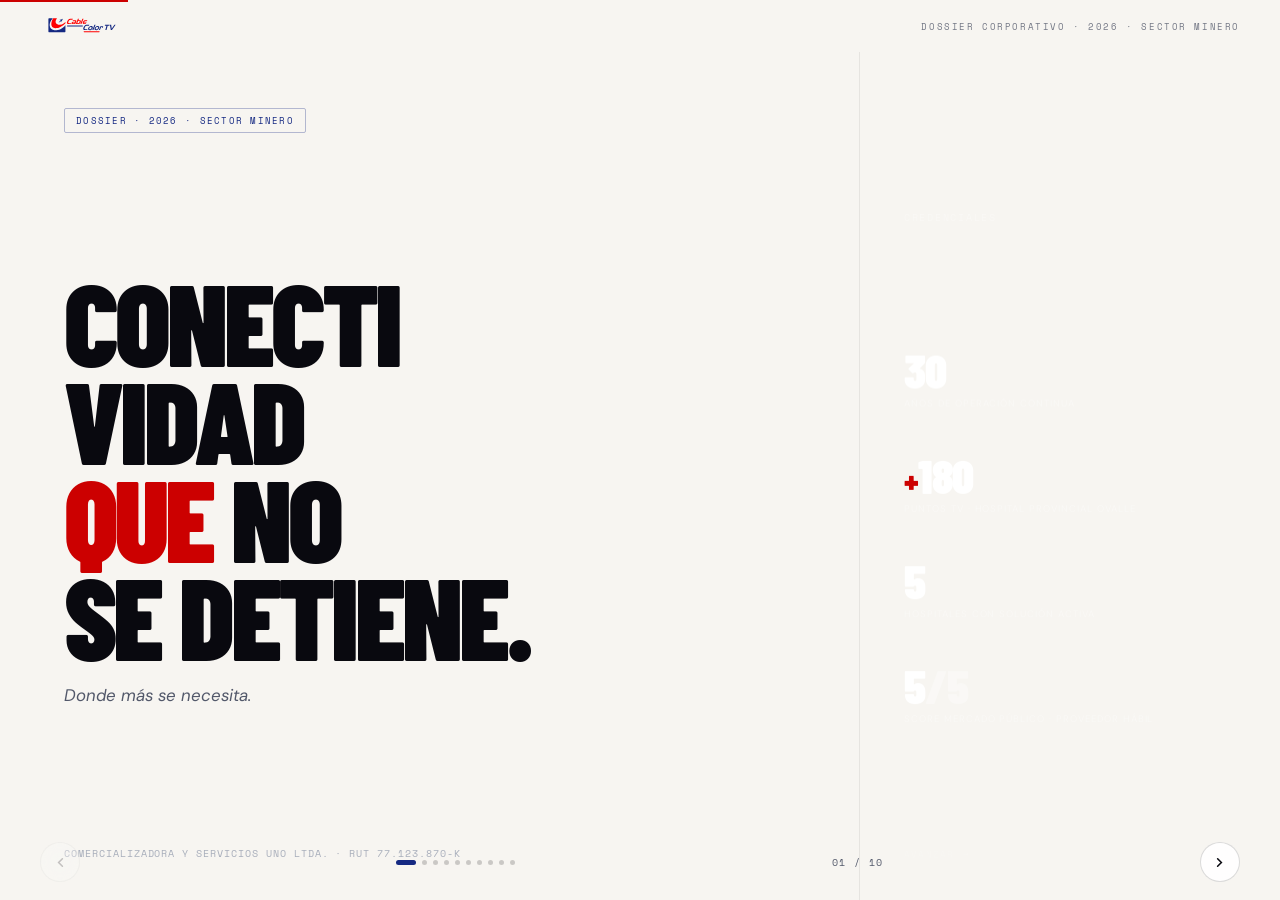
<file: animada/index.html>
<!DOCTYPE html>
<html lang="es">
<head>
<meta charset="UTF-8">
<meta name="viewport" content="width=device-width, initial-scale=1.0">
<title>CableColor · FibraCorp · Dossier Corporativo 2026</title>
<script src="https://cdnjs.cloudflare.com/ajax/libs/gsap/3.12.5/gsap.min.js"></script>
<link rel="preconnect" href="https://fonts.googleapis.com">
<link rel="preconnect" href="https://fonts.gstatic.com" crossorigin>
<link href="https://fonts.googleapis.com/css2?family=Barlow+Condensed:ital,wght@0,300;0,600;0,700;0,800;0,900;1,700;1,900&family=DM+Sans:ital,opsz,wght@0,9..40,300;0,9..40,400;0,9..40,500;0,9..40,700;1,9..40,400&family=Space+Mono:wght@400;700&display=swap" rel="stylesheet">

<style>
/* ══════════════════════════════════════════
   DESIGN TOKENS — Audit tipográfico v2
══════════════════════════════════════════ */
:root {
  /* Palette */
  --cream:    #F7F5F1;
  --white:    #FFFFFF;
  --stone:    #EDE9E1;
  --border:   rgba(0,0,0,0.07);
  --border-m: rgba(0,0,0,0.12);
  --ink:      #09090F;         /* primary text — stronger than before */
  --ink-2:    #2E3040;         /* secondary text */
  --muted:    #52586A;         /* tertiary — darker for readability */
  --faint:    #A8AEBB;
  --navy:     #152982;
  --navy-2:   #1A3399;
  --navy-bg:  rgba(21,41,130,.06);
  --red:      #CC0000;
  --red-2:    #A80000;

  /* Typography — Audit */
  --f-head:   'Barlow Condensed', sans-serif;
  --f-body:   'DM Sans', sans-serif;          /* upgraded from Manrope */
  --f-mono:   'Space Mono', monospace;

  /* Type scale (modular, ratio 1.333) */
  --t-xs:     0.6rem;
  --t-sm:     0.78rem;
  --t-base:   0.9rem;
  --t-md:     1.05rem;
  --t-lg:     1.25rem;

  /* Easing */
  --ease-snap: cubic-bezier(0.16, 1, 0.3, 1);
  --ease-expo: cubic-bezier(0.87, 0, 0.13, 1);
  --ease-out:  cubic-bezier(0.25, 0.46, 0.45, 0.94);
}

/* ══════════════════════════════════════════
   RESET
══════════════════════════════════════════ */
*, *::before, *::after {
  box-sizing: border-box; margin: 0; padding: 0;
}
html, body { width: 100%; height: 100%; overflow: hidden; }
body {
  font-family: var(--f-body);
  font-feature-settings: 'kern' 1, 'liga' 1;
  text-rendering: optimizeLegibility;
  background: var(--cream);
  color: var(--ink);
  -webkit-font-smoothing: antialiased;
  -moz-osx-font-smoothing: grayscale;
  user-select: none;
}
a { color: inherit; text-decoration: none; }
ul { list-style: none; }
input, select, textarea, button { font-family: var(--f-body); -webkit-font-smoothing: antialiased; }

/* ══════════════════════════════════════════
   GLOBAL LOGO BAR — visible on every slide
══════════════════════════════════════════ */
#logo-bar {
  position: fixed;
  top: 0; left: 0; right: 0;
  z-index: 500;
  height: 52px;
  display: flex;
  align-items: center;
  justify-content: space-between;
  padding: 0 40px;
  pointer-events: none;
  transition: opacity 0.3s;
}
.logo-img {
  max-height: 30px;
  width: auto;
  max-width: none;
  object-fit: contain;
  display: block;
  pointer-events: all;
}
.logo-img.white { display: none; }

.logo-meta {
  font-family: var(--f-mono);
  font-size: 0.55rem;
  letter-spacing: 0.18em;
  text-transform: uppercase;
  color: var(--muted);
  opacity: 0.8;
}

/* Dark slide: invert logo */
body.dark-nav .logo-img.color { display: none; }
body.dark-nav .logo-img.white { display: block; }
body.dark-nav .logo-meta { color: rgba(255,255,255,0.3); }

/* ══════════════════════════════════════════
   PROGRESS BAR
══════════════════════════════════════════ */
#progress {
  position: fixed;
  top: 0; left: 0;
  height: 2px;
  background: var(--red);
  z-index: 900;
  width: 10%;
  transition: width 0.5s var(--ease-snap);
}

/* ══════════════════════════════════════════
   SLIDE DECK
══════════════════════════════════════════ */
#deck {
  position: relative;
  width: 100%; height: 100%;
  overflow: hidden;
}
.slide {
  position: absolute;
  inset: 0;
  visibility: hidden;
  will-change: transform;
  overflow: hidden;
  padding-top: 52px; /* logo bar height */
}
.slide.is-active { visibility: visible; z-index: 10; }

/* Image panel utility */
.photo-panel {
  background-size: cover;
  background-position: center;
  position: relative;
}
.photo-overlay {
  position: absolute;
  inset: 0;
  pointer-events: none;
}

/* ══════════════════════════════════════════
   NAV — bottom bar
══════════════════════════════════════════ */
#ui-nav {
  position: fixed;
  bottom: 0; left: 0; right: 0;
  z-index: 800;
  display: flex;
  align-items: center;
  justify-content: space-between;
  padding: 18px 40px;
  pointer-events: none;
}
.nbtn {
  pointer-events: all;
  width: 40px; height: 40px;
  border-radius: 50%;
  border: 1.5px solid rgba(0,0,0,0.14);
  background: rgba(255,255,255,0.9);
  backdrop-filter: blur(10px);
  display: flex; align-items: center; justify-content: center;
  cursor: pointer; outline: none;
  color: var(--ink);
  transition: background .2s, border-color .2s, color .2s, transform .15s var(--ease-snap);
}
.nbtn:hover:not(:disabled) {
  background: var(--navy); border-color: var(--navy); color: #fff;
  transform: scale(1.08);
}
.nbtn:disabled { opacity: .22; pointer-events: none; }
.nbtn svg { width: 15px; height: 15px; stroke: currentColor; stroke-width: 2.5; fill: none; stroke-linecap: round; }

#dots-w { display: flex; gap: 6px; align-items: center; pointer-events: all; }
.dot {
  width: 5px; height: 5px; border-radius: 50%;
  background: rgba(0,0,0,0.18); cursor: pointer;
  transition: all .35s var(--ease-snap);
}
.dot.on { width: 20px; border-radius: 3px; background: var(--navy); }

#slide-ct {
  font-family: var(--f-mono);
  font-size: 0.6rem; letter-spacing: .15em;
  color: var(--muted); pointer-events: none;
}

/* Dark-nav overrides */
body.dark-nav .nbtn {
  background: rgba(255,255,255,.08); border-color: rgba(255,255,255,.18); color: #fff;
}
body.dark-nav .nbtn:hover:not(:disabled) {
  background: rgba(255,255,255,.2); border-color: rgba(255,255,255,.4);
}
body.dark-nav .dot { background: rgba(255,255,255,.25); }
body.dark-nav .dot.on { background: #fff; }
body.dark-nav #slide-ct { color: rgba(255,255,255,.3); }

/* ══════════════════════════════════════════
   SHARED COMPONENTS
══════════════════════════════════════════ */
.eye {
  font-family: var(--f-mono);
  font-size: var(--t-xs); letter-spacing: .2em;
  text-transform: uppercase;
  color: var(--red);
  display: flex; align-items: center; gap: .7rem;
  margin-bottom: 1.25rem;
}
.eye::before {
  content: ''; width: 18px; height: 1px;
  background: currentColor; flex-shrink: 0;
}
.eye.lt { color: rgba(255,255,255,.35); }
.eye.lt::before { background: rgba(255,255,255,.25); }

.pill {
  display: inline-flex; align-items: center; gap: .35rem;
  font-family: var(--f-mono); font-size: 0.58rem;
  letter-spacing: .14em; text-transform: uppercase;
  padding: .32rem .7rem; border-radius: 2px;
  border: 1px solid currentColor;
}

/* Typography — audit-driven */
.h-giant {
  font-family: var(--f-head); font-weight: 900;
  font-size: clamp(5rem, 9vw, 10.5rem);
  line-height: .85; letter-spacing: -.035em;
  text-transform: uppercase;
}
.h-xl {
  font-family: var(--f-head); font-weight: 900;
  font-size: clamp(3.2rem, 5.5vw, 6.5rem);
  line-height: .88; letter-spacing: -.03em;
  text-transform: uppercase;
}
.h-lg {
  font-family: var(--f-head); font-weight: 900;
  font-size: clamp(2.5rem, 4vw, 5rem);
  line-height: .9; letter-spacing: -.025em;
  text-transform: uppercase;
}
.h-md {
  font-family: var(--f-head); font-weight: 700;
  font-size: clamp(1.2rem, 2vw, 1.6rem);
  line-height: 1; letter-spacing: -.01em;
  text-transform: uppercase;
}
.accent { color: var(--red); }
.navy-c { color: var(--navy); }

.body-lg { font-size: var(--t-md); line-height: 1.8; color: var(--muted); }
.body-md { font-size: var(--t-base); line-height: 1.75; color: var(--muted); }
.body-sm { font-size: var(--t-sm); line-height: 1.7; color: var(--muted); }
.body-lg strong, .body-md strong, .body-sm strong { color: var(--ink); font-weight: 600; }

[data-a] { opacity: 0; transform: translateY(20px); }


/* ══════════════════════════════════════════
   SLIDE 01 — PORTADA
══════════════════════════════════════════ */
#s01 {
  display: grid;
  grid-template-columns: 1fr 420px;
  background: var(--cream);
}
.s01-l {
  padding: 56px 64px 40px;
  display: flex; flex-direction: column;
  justify-content: space-between;
  border-right: 1px solid var(--border);
}
.s01-tagline { font-size: var(--t-md); color: var(--muted); font-style: italic; margin-top: 1.25rem; }
.s01-bottom { display: flex; align-items: center; gap: 1.5rem; flex-wrap: wrap; }
.s01-co { font-family: var(--f-mono); font-size: var(--t-xs); letter-spacing: .1em; color: var(--faint); text-transform: uppercase; }

/* Right = photo panel with credentials */
.s01-r {
  background-image: url('https://images.unsplash.com/photo-1506905925346-21bda4d32df4?w=900&q=82&auto=format&fit=crop');
  background-size: cover;
  background-position: center;
  position: relative;
  display: flex; flex-direction: column; justify-content: space-between;
  padding: 56px 44px 40px;
}
.s01-r-overlay {
  position: absolute; inset: 0;
  background: linear-gradient(175deg, rgba(21,41,130,.88) 0%, rgba(8,9,15,.75) 100%);
}
.s01-r > * { position: relative; z-index: 1; }
.s01-r-eye { font-family: var(--f-mono); font-size: var(--t-xs); letter-spacing: .18em; text-transform: uppercase; color: rgba(255,255,255,.32); }
.creds { display: flex; flex-direction: column; gap: 0; }
.cred { padding: 1.25rem 0; border-bottom: 1px solid rgba(255,255,255,.1); }
.cred:last-child { border-bottom: none; }
.cred-v {
  font-family: var(--f-head); font-weight: 900;
  font-size: 3rem; color: #fff; line-height: 1;
  letter-spacing: -.025em;
}
.cred-v .plus { color: var(--red); font-size: 2.1rem; }
.cred-v .sl { color: rgba(255,255,255,.35); }
.cred-l { font-size: var(--t-xs); color: rgba(255,255,255,.38); text-transform: uppercase; letter-spacing: .1em; margin-top: .2rem; }

.s01-r-hint { font-family: var(--f-mono); font-size: 0.55rem; color: rgba(255,255,255,.18); letter-spacing: .14em; text-transform: uppercase; display: flex; align-items: center; gap: .5rem; }
.s01-r-hint::after { content: '→'; animation: blink-right 2s ease-in-out infinite; }
@keyframes blink-right { 0%,100%{opacity:.2;transform:translateX(0)} 50%{opacity:.6;transform:translateX(4px)} }


/* ══════════════════════════════════════════
   SLIDE 02 — QUIÉNES SOMOS
══════════════════════════════════════════ */
#s02 {
  background: var(--white);
  display: flex; flex-direction: column;
  padding: 48px 64px 48px;
}
.s02-grid {
  display: grid; grid-template-columns: 1fr 1fr;
  gap: 5rem; flex: 1; align-items: center;
}
.s02-img {
  border-radius: 3px; overflow: hidden; height: 280px;
  background-image: url('https://images.unsplash.com/photo-1558494949-ef010cbdcc31?w=800&q=80&auto=format&fit=crop');
  background-size: cover; background-position: center;
  position: relative;
}
.s02-img-overlay {
  position: absolute; inset: 0;
  background: linear-gradient(135deg, rgba(21,41,130,.5), rgba(8,9,15,.3));
}
.s02-img-tag {
  position: absolute; bottom: 1.25rem; left: 1.25rem;
  font-family: var(--f-mono); font-size: 0.56rem;
  letter-spacing: .14em; text-transform: uppercase;
  color: rgba(255,255,255,.7); z-index: 1;
}
.s02-stats {
  display: grid; grid-template-columns: repeat(4,1fr);
  border-top: 1.5px solid var(--border-m);
  margin-top: 2rem;
}
.s02-stat { padding: 1.25rem 1.25rem .5rem 0; border-right: 1px solid var(--border); }
.s02-stat:last-child { border-right: none; padding-right: 0; padding-left: 1.25rem; }
.stat-n { font-family: var(--f-head); font-weight: 900; font-size: 2.8rem; color: var(--navy); line-height: 1; letter-spacing: -.025em; }
.stat-n .a { color: var(--red); }
.stat-l { font-size: var(--t-xs); text-transform: uppercase; letter-spacing: .1em; color: var(--muted); margin-top: .2rem; line-height: 1.4; }


/* ══════════════════════════════════════════
   SLIDE 03 — HISTORIA
══════════════════════════════════════════ */
#s03 {
  display: grid; grid-template-columns: 270px 1fr;
  background: var(--cream);
}
.s03-side {
  background-image: url('https://images.unsplash.com/photo-1548957174-3f17a7f76148?w=700&q=80&auto=format&fit=crop');
  background-size: cover; background-position: center;
  position: relative;
  display: flex; flex-direction: column; justify-content: space-between;
  padding: 52px 40px;
}
.s03-side-overlay {
  position: absolute; inset: 0;
  background: linear-gradient(180deg, rgba(21,41,130,.92) 0%, rgba(21,41,130,.82) 100%);
}
.s03-side > * { position: relative; z-index: 1; }
.s03-title { font-family: var(--f-head); font-weight: 900; font-size: 2.6rem; color: #fff; text-transform: uppercase; line-height: .95; letter-spacing: -.02em; margin-top: 1rem; }
.s03-sub { font-size: var(--t-sm); color: rgba(255,255,255,.32); line-height: 1.7; font-weight: 300; margin-top: .75rem; }
.s03-ghost { font-family: var(--f-head); font-weight: 900; font-size: 5.5rem; color: rgba(255,255,255,.06); line-height: 1; letter-spacing: -.04em; }

.s03-main { padding: 52px 64px; display: flex; flex-direction: column; justify-content: center; }
.tl-item { display: grid; grid-template-columns: 72px 1fr; gap: 1.75rem; padding: 1.25rem 0; border-bottom: 1px solid var(--border); }
.tl-item:first-child { border-top: 1px solid var(--border); }
.tl-y { font-family: var(--f-mono); font-size: 0.62rem; font-weight: 700; color: var(--navy); letter-spacing: .04em; padding-top: .2rem; }
.tl-y.red { color: var(--red); }
.tl-ev { font-family: var(--f-head); font-weight: 700; font-size: 1rem; text-transform: uppercase; letter-spacing: .03em; color: var(--ink); margin-bottom: .2rem; }
.tl-ev.red { color: var(--navy); }
.tl-ds { font-size: var(--t-sm); color: var(--muted); line-height: 1.65; }


/* ══════════════════════════════════════════
   SLIDE 04 — EL PROBLEMA (dark, foto)
══════════════════════════════════════════ */
#s04 {
  background-image: url('https://images.unsplash.com/photo-1587293852726-70cdb56c2866?w=1920&q=80&auto=format&fit=crop');
  background-size: cover; background-position: center;
  display: flex; flex-direction: column;
}
.s04-bg {
  position: absolute; inset: 0;
  background: linear-gradient(180deg, rgba(8,9,15,.82) 0%, rgba(8,9,15,.9) 100%);
}
.s04-body { position: relative; z-index: 1; display: flex; flex-direction: column; flex: 1; min-height: 0; }
.s04-top { padding: 44px 64px 28px; }
.s04-hl { color: #fff; max-width: 820px; }
.s04-hl .accent { color: var(--red); }
.p-row { display: grid; grid-template-columns: repeat(4,1fr); flex: 1; min-height: 0; align-content: stretch; }
.p-card {
  padding: 1.75rem 2rem 2rem;
  border-right: 1px solid rgba(255,255,255,.06);
  border-top: 1px solid rgba(255,255,255,.06);
  display: flex; flex-direction: column; gap: .65rem;
  transition: background .25s;
}
.p-card:last-child { border-right: none; }
.p-card:hover { background: rgba(21,41,130,.2); }
.p-n { font-family: var(--f-mono); font-size: 0.56rem; letter-spacing: .15em; text-transform: uppercase; color: var(--red); opacity: .75; }
.p-title { font-family: var(--f-head); font-weight: 800; font-size: 1.45rem; text-transform: uppercase; color: #fff; line-height: 1.05; }
.p-desc { font-size: var(--t-sm); color: rgba(255,255,255,.38); line-height: 1.75; flex: 1; }
.p-imp { font-family: var(--f-mono); font-size: 0.56rem; letter-spacing: .12em; text-transform: uppercase; color: rgba(204,0,0,.55); display: flex; align-items: center; gap: .35rem; margin-top: auto; }
.p-imp::before { content: '→'; }


/* ══════════════════════════════════════════
   SLIDE 05 — SOLUCIÓN
══════════════════════════════════════════ */
#s05 { background: var(--white); display: grid; grid-template-columns: 1fr 1px 1fr; }
.s05-col { padding: 44px 56px; display: flex; flex-direction: column; }
.s05-sep { background: var(--border); margin: 40px 0; }
.prod-photo {
  height: 160px; border-radius: 4px; overflow: hidden;
  margin-bottom: 1.5rem; position: relative;
  background-size: cover; background-position: center;
}
.prod-photo-overlay { position: absolute; inset: 0; }
.prod-photo-tag {
  position: absolute; bottom: .75rem; left: .75rem;
  font-family: var(--f-mono); font-size: 0.5rem;
  letter-spacing: .14em; text-transform: uppercase;
  color: rgba(255,255,255,.7); z-index: 1;
}
.p-tv { background-image: url('https://images.unsplash.com/photo-1566073771259-6a8506099945?w=800&q=80&auto=format&fit=crop'); }
.p-tv .prod-photo-overlay { background: linear-gradient(135deg, rgba(21,41,130,.6), rgba(8,9,15,.3)); }
.p-fb { background-image: url('https://images.unsplash.com/photo-1558618666-fcd25c85cd64?w=800&q=80&auto=format&fit=crop'); }
.p-fb .prod-photo-overlay { background: linear-gradient(135deg, rgba(204,0,0,.5), rgba(8,9,15,.3)); }

.prod-name { font-family: var(--f-head); font-weight: 900; font-size: 2.2rem; text-transform: uppercase; letter-spacing: -.02em; line-height: 1; margin-bottom: .4rem; }
.prod-name.tv { color: var(--navy); }
.prod-name.fb { color: var(--red); }
.prod-tl { font-size: var(--t-sm); color: var(--muted); font-style: italic; margin-bottom: 1.5rem; padding-bottom: 1.5rem; border-bottom: 1px solid var(--border); }
.feat { display: flex; align-items: flex-start; gap: .7rem; padding: .6rem 0; border-bottom: 1px solid var(--border); font-size: var(--t-sm); color: var(--muted); line-height: 1.5; }
.feat:last-of-type { border-bottom: none; }
.fa { font-family: var(--f-mono); font-size: .7rem; color: var(--navy); flex-shrink: 0; margin-top: .05rem; }
.fa.red { color: var(--red); }
.prod-proof { margin-top: auto; padding-top: 1.25rem; border-top: 1px solid var(--border); font-family: var(--f-mono); font-size: 0.56rem; letter-spacing: .14em; text-transform: uppercase; color: var(--navy); display: flex; align-items: center; gap: .5rem; }
.prod-proof::before { content: ''; width: 12px; height: 1px; background: currentColor; flex-shrink: 0; }
.prod-proof.red { color: var(--red); }
.prod-proof.red::before { background: var(--red); }


/* ══════════════════════════════════════════
   SLIDE 06 — CASOS DE ÉXITO
══════════════════════════════════════════ */
#s06 {
  display: flex; flex-direction: column;
  background: var(--stone);
}
.s06-head {
  padding: 36px 56px 28px;
  background-image: url('https://images.unsplash.com/photo-1519494026892-80bbd2d6fd0d?w=1920&q=80&auto=format&fit=crop');
  background-size: cover; background-position: center 30%;
  position: relative;
}
.s06-head-ov { position: absolute; inset: 0; background: rgba(247,245,241,.92); }
.s06-head > * { position: relative; z-index: 1; }
.s06-hl { max-width: 740px; }
.s06-hl .accent { color: var(--red); }

.cases { display: grid; grid-template-columns: repeat(5,1fr); gap: .875rem; flex: 1; padding: 0 56px 36px; }
.case {
  background: var(--white); border: 1px solid var(--border);
  border-radius: 3px; padding: 1.35rem 1.2rem;
  display: flex; flex-direction: column; gap: .4rem;
  transition: box-shadow .2s, transform .2s var(--ease-snap);
}
.case:hover { box-shadow: 0 8px 28px rgba(0,0,0,.07); transform: translateY(-2px); }
.case.anc { background: var(--navy); border-color: var(--navy); }
.case-tp { font-family: var(--f-mono); font-size: 0.52rem; letter-spacing: .14em; text-transform: uppercase; color: var(--muted); margin-bottom: .65rem; }
.case.anc .case-tp { color: rgba(255,255,255,.32); }
.case-nm { font-family: var(--f-head); font-weight: 800; font-size: 1rem; text-transform: uppercase; letter-spacing: .02em; line-height: 1.15; color: var(--ink); }
.case.anc .case-nm { color: #fff; }
.case-dt { font-size: var(--t-sm); color: var(--muted); line-height: 1.65; flex: 1; }
.case.anc .case-dt { color: rgba(255,255,255,.42); }
.case-tag { display: inline-flex; align-items: center; gap: .3rem; font-family: var(--f-mono); font-size: 0.5rem; letter-spacing: .1em; text-transform: uppercase; padding: .28rem .55rem; border-radius: 2px; background: var(--navy-bg); color: var(--navy); margin-top: .75rem; width: fit-content; }
.case.anc .case-tag { background: rgba(255,255,255,.1); color: rgba(255,255,255,.55); }
.case-tag.mil { background: rgba(204,0,0,.07); color: var(--red); }


/* ══════════════════════════════════════════
   SLIDE 07 — DIFERENCIADORES
══════════════════════════════════════════ */
#s07 { display: grid; grid-template-columns: 1fr 1fr; background: var(--white); }
.s07-l {
  background-image: url('https://images.unsplash.com/photo-1581092921461-eab62e97a780?w=1000&q=80&auto=format&fit=crop');
  background-size: cover; background-position: center;
  position: relative; padding: 52px 56px;
  display: flex; flex-direction: column; justify-content: space-between;
}
.s07-l-ov { position: absolute; inset: 0; background: linear-gradient(155deg, rgba(247,245,241,.96) 0%, rgba(247,245,241,.88) 60%, rgba(21,41,130,.12) 100%); }
.s07-l > * { position: relative; z-index: 1; }
.s07-hl { }
.s07-hl .accent { color: var(--red); }
.s07-quote { font-size: var(--t-sm); color: var(--muted); line-height: 1.85; font-style: italic; border-left: 2px solid var(--red); padding-left: 1.1rem; max-width: 360px; }

.s07-r { padding: 52px 52px; display: flex; flex-direction: column; justify-content: center; border-left: 1px solid var(--border); }
.diff-list { display: flex; flex-direction: column; }
.di { display: grid; grid-template-columns: 40px 1fr; gap: 1.25rem; padding: .95rem 0; border-bottom: 1px solid var(--border); align-items: start; }
.di:first-child { border-top: 1px solid var(--border); }
.di-n { font-family: var(--f-mono); font-size: 0.58rem; color: var(--faint); letter-spacing: .1em; padding-top: .2rem; }
.di-title { font-family: var(--f-head); font-weight: 700; font-size: .95rem; text-transform: uppercase; letter-spacing: .03em; color: var(--ink); margin-bottom: .15rem; }
.di-sub { font-size: 0.74rem; color: var(--muted); line-height: 1.6; }


/* ══════════════════════════════════════════
   SLIDE 08 — MÉTRICAS (foto + navy)
══════════════════════════════════════════ */
#s08 {
  background-image: url('https://images.unsplash.com/photo-1544197150-b99a580bb7a8?w=1920&q=80&auto=format&fit=crop');
  background-size: cover; background-position: center;
  display: flex; flex-direction: column;
}
.s08-bg { position: absolute; inset: 0; background: rgba(21,41,130,.88); }
.s08-body { position: relative; z-index: 1; display: flex; flex-direction: column; justify-content: space-between; flex: 1; min-height: 0; padding: 44px 64px 36px; }
.s08-head { display: flex; align-items: flex-start; justify-content: space-between; gap: 2rem; }
.s08-hl { color: #fff; }
.s08-hl .accent { color: var(--red); }
.s08-sub { font-size: var(--t-sm); color: rgba(255,255,255,.28); line-height: 1.7; max-width: 260px; text-align: right; margin-top: .5rem; }
.m-grid { display: grid; grid-template-columns: repeat(4,1fr); gap: 1px; background: rgba(255,255,255,.08); }
.m-cell { background: rgba(21,41,130,.3); padding: 1.75rem 1.75rem; transition: background .2s; }
.m-cell:hover { background: rgba(255,255,255,.07); }
.m-v { font-family: var(--f-head); font-weight: 900; font-size: 3rem; color: #fff; line-height: 1; letter-spacing: -.025em; margin-bottom: .4rem; }
.m-v .a { color: var(--red); }
.m-v .plus { color: rgba(204,0,0,.8); }
.m-l { font-size: 0.64rem; color: rgba(255,255,255,.3); text-transform: uppercase; letter-spacing: .1em; line-height: 1.45; }


/* ══════════════════════════════════════════
   SLIDE 09 — COBERTURA
══════════════════════════════════════════ */
#s09 { display: grid; grid-template-columns: 1fr 310px; background: var(--cream); }
.s09-l { padding: 52px 64px; display: flex; flex-direction: column; justify-content: space-between; }
.s09-hl { }
.s09-hl .accent { color: var(--red); font-style: italic; }
.cov-cols { display: grid; grid-template-columns: 1fr 1fr; gap: 2.5rem; }
.cov-rh { font-family: var(--f-mono); font-size: 0.58rem; letter-spacing: .2em; text-transform: uppercase; padding-bottom: .6rem; border-bottom: 1.5px solid currentColor; margin-bottom: .75rem; }
.cov-rh.navy { color: var(--navy); }
.cov-rh.red { color: var(--red); }
.cov-city { display: flex; align-items: center; gap: .55rem; padding: .38rem 0; font-size: var(--t-sm); color: var(--ink); border-bottom: 1px solid rgba(0,0,0,.04); }
.cov-city::before { content: ''; width: 5px; height: 5px; border-radius: 50%; background: var(--navy); flex-shrink: 0; }
.cov-city.red::before { background: var(--red); }
.cov-city:last-child { border-bottom: none; }

.s09-r {
  background-image: url('https://images.unsplash.com/photo-1580968565132-6ac0c0c26c90?w=700&q=80&auto=format&fit=crop');
  background-size: cover; background-position: center;
  border-left: 1px solid var(--border);
  position: relative;
  display: flex; align-items: center; justify-content: center;
  padding: 40px 28px;
}
.s09-r-ov { position: absolute; inset: 0; background: rgba(247,245,241,.72); }
.s09-r > * { position: relative; z-index: 1; }
.chile-svg { width: 100%; max-height: 78vh; }


/* ══════════════════════════════════════════
   SLIDE 10 — CONTACTO
══════════════════════════════════════════ */
#s10 { display: grid; grid-template-columns: 1fr 460px; background: var(--white); }
.s10-l {
  background-image: url('https://images.unsplash.com/photo-1506905925346-21bda4d32df4?w=1000&q=80&auto=format&fit=crop');
  background-size: cover; background-position: center;
  position: relative;
  padding: 52px 64px;
  display: flex; flex-direction: column; justify-content: space-between;
}
.s10-l-ov { position: absolute; inset: 0; background: linear-gradient(160deg, rgba(21,41,130,.92), rgba(8,9,15,.88)); }
.s10-l-deco { position: absolute; bottom: -80px; left: -80px; width: 280px; height: 280px; background: rgba(204,0,0,.1); border-radius: 50%; pointer-events: none; }
.s10-l > * { position: relative; z-index: 1; }
.s10-hl { color: #fff; }
.s10-hl .accent { color: var(--red); }
.cc-cards { display: flex; flex-direction: column; gap: 1rem; }
.cc { border: 1px solid rgba(255,255,255,.1); background: rgba(255,255,255,.04); border-radius: 2px; padding: 1.2rem 1.35rem; }
.cc-role { font-family: var(--f-mono); font-size: 0.54rem; letter-spacing: .16em; text-transform: uppercase; color: rgba(255,255,255,.28); margin-bottom: .55rem; }
.cc-name { font-family: var(--f-head); font-weight: 700; font-size: 1.2rem; text-transform: uppercase; letter-spacing: .02em; color: #fff; margin-bottom: .4rem; }
.cc-info { font-size: var(--t-sm); color: rgba(255,255,255,.42); line-height: 1.8; }
.cc-info a { color: rgba(255,255,255,.62); transition: color .15s; }
.cc-info a:hover { color: #fff; }

.s10-r { padding: 52px 52px; display: flex; flex-direction: column; justify-content: center; border-left: 1px solid var(--border); }
.form-ttl { font-family: var(--f-head); font-weight: 900; font-size: 2rem; text-transform: uppercase; letter-spacing: -.01em; color: var(--ink); margin-bottom: 1.75rem; }
.fg { margin-bottom: 1rem; }
.fl { display: block; font-family: var(--f-mono); font-size: 0.54rem; letter-spacing: .16em; text-transform: uppercase; color: var(--muted); margin-bottom: .4rem; }
.fi, .fsel, .fta {
  width: 100%; padding: .65rem .85rem;
  background: var(--cream); border: 1px solid var(--border-m);
  border-radius: 2px; font-size: var(--t-sm); color: var(--ink);
  outline: none; transition: border-color .2s; -webkit-appearance: none;
}
.fi:focus, .fsel:focus, .fta:focus { border-color: var(--navy); }
.fta { resize: none; height: 72px; }
.f2col { display: grid; grid-template-columns: 1fr 1fr; gap: .875rem; }
.fsub {
  width: 100%; padding: .85rem; background: var(--red); color: #fff;
  border: none; border-radius: 2px; font-size: var(--t-sm); font-weight: 700;
  cursor: pointer; letter-spacing: .04em;
  transition: background .2s, transform .1s var(--ease-snap);
  margin-top: .5rem;
}
.fsub:hover { background: var(--red-2); }

</style>
</head>
<body>

<!-- ══ LOGO BAR (all slides) ══ -->
<header id="logo-bar">
  <div>
    <img src="../logos/cablecolor-tv-color.svg" class="logo-img color" alt="CableColor TV">
    <img src="../logos/cablecolor-tv-white.svg" class="logo-img white" alt="CableColor TV">
  </div>
  <span class="logo-meta">Dossier Corporativo · 2026 · Sector Minero</span>
</header>

<!-- ══ PROGRESS ══ -->
<div id="progress"></div>

<!-- ══════════════════════════════════════
   DECK
══════════════════════════════════════ -->
<div id="deck">

<!-- ╔══════════════════╗
     ║  01 — PORTADA   ║
     ╚══════════════════╝ -->
<section class="slide is-active" id="s01">
  <div class="s01-l">
    <div data-a>
      <span class="pill" style="color:var(--navy);border-color:rgba(21,41,130,.3);font-size:.56rem">
        Dossier · 2026 · Sector Minero
      </span>
    </div>
    <div>
      <h1 class="h-giant" data-a>
        CONECTI<br>VIDAD<br><span class="accent">QUE</span> NO<br>SE DETIENE.
      </h1>
      <p class="s01-tagline" data-a>Donde más se necesita.</p>
    </div>
    <div class="s01-bottom" data-a>
      <span class="s01-co">Comercializadora y Servicios Uno Ltda. · RUT 77.123.870-k</span>
    </div>
  </div>
  <div class="s01-r">
    <div class="s01-r-overlay"></div>
    <div class="s01-r-eye" data-a>Credenciales</div>
    <div class="creds">
      <div class="cred" data-a>
        <div class="cred-v">30</div>
        <div class="cred-l">Años de operación continua</div>
      </div>
      <div class="cred" data-a>
        <div class="cred-v"><span class="plus">+</span>180</div>
        <div class="cred-l">Puntos TV · Hospital Provincial Ovalle</div>
      </div>
      <div class="cred" data-a>
        <div class="cred-v">5</div>
        <div class="cred-l">Hospitales con solución activa</div>
      </div>
      <div class="cred" data-a>
        <div class="cred-v">5<span class="sl">/5</span></div>
        <div class="cred-l">Score Mercado Público · Proveedor HÁBIL</div>
      </div>
    </div>
    <div class="s01-r-hint" data-a>Avanzar</div>
  </div>
</section>

<!-- ╔══════════════════╗
     ║  02 — EMPRESA   ║
     ╚══════════════════╝ -->
<section class="slide" id="s02">
  <div style="height:100%;display:flex;flex-direction:column;padding:44px 64px 44px;">
    <div class="eye" data-a>Quiénes Somos</div>
    <div class="s02-grid">
      <div>
        <h2 class="h-xl" data-a>
          NO<br>PROMETI<span class="accent">MOS.</span><br>CUMPLI<span class="navy-c">MOS.</span>
        </h2>
        <div class="s02-img" data-a>
          <div class="s02-img-overlay"></div>
          <span class="s02-img-tag">Infraestructura propia · Coquimbo y Magallanes</span>
        </div>
      </div>
      <div style="display:flex;flex-direction:column;gap:1.25rem;">
        <p class="body-md" data-a>
          <strong>Comercializadora y Servicios Uno Ltda.</strong> es una empresa chilena de telecomunicaciones con 30 años de experiencia en el diseño, implementación y operación de soluciones de conectividad, televisión digital, redes corporativas e infraestructura tecnológica.
        </p>
        <p class="body-md" data-a>
          A través de nuestras marcas <strong>Cable Color</strong> y <strong>TV Red</strong>, operamos infraestructura propia en las regiones de Coquimbo y Magallanes, entregando servicios para organizaciones que requieren <strong>altos niveles de disponibilidad y continuidad operacional</strong>.
        </p>
        <p class="body-md" data-a>
          Nuestra experiencia incluye proyectos para instituciones de salud, educación, organismos públicos, empresas privadas y organizaciones estratégicas —participando activamente en Mercado Público y contratación directa.
        </p>
      </div>
    </div>
    <div class="s02-stats" data-a>
      <div class="s02-stat">
        <div class="stat-n">30</div>
        <div class="stat-l">Años sin interrupciones</div>
      </div>
      <div class="s02-stat">
        <div class="stat-n"><span class="a">+</span>180</div>
        <div class="stat-l">Puntos TV Hosp. Ovalle</div>
      </div>
      <div class="s02-stat">
        <div class="stat-n">5</div>
        <div class="stat-l">Hospitales activos</div>
      </div>
      <div class="s02-stat">
        <div class="stat-n">9</div>
        <div class="stat-l">Ciudades con red propia</div>
      </div>
    </div>
  </div>
</section>

<!-- ╔══════════════════╗
     ║  03 — HISTORIA  ║
     ╚══════════════════╝ -->
<section class="slide" id="s03">
  <div class="s03-side">
    <div class="s03-side-overlay"></div>
    <div>
      <div class="eye lt" data-a>Nuestra Historia</div>
      <h2 class="s03-title" data-a>30 AÑOS<br>QUE NO SE<br>IMPROVISAN</h2>
      <p class="s03-sub" data-a>Construimos redes donde no había redes. Instalamos donde otros decían que era difícil.</p>
    </div>
    <div class="s03-ghost">1994</div>
  </div>
  <div class="s03-main">
    <div class="tl-item" data-a>
      <div class="tl-y">1994</div>
      <div>
        <div class="tl-ev">Cable Color y TV Red — Fundación</div>
        <div class="tl-ds">Iniciamos operaciones en Ovalle y Punta Arenas cuando nadie más quería llegar. Red propia desde el primer día, sin subcontratistas.</div>
      </div>
    </div>
    <div class="tl-item" data-a>
      <div class="tl-y">2010</div>
      <div>
        <div class="tl-ev">Primer Contrato Hospitalario</div>
        <div class="tl-ds">Adjudicación en licitación pública para Hospital de Salamanca e Illapel. Primeras telecomunicaciones e IPTV en salud de la región.</div>
      </div>
    </div>
    <div class="tl-item" data-a>
      <div class="tl-y">2018</div>
      <div>
        <div class="tl-ev">Hospital Naval — Fuerzas Armadas de Chile</div>
        <div class="tl-ds">El sistema de salud de las FFAA elige nuestra infraestructura. El estándar más alto de disponibilidad y seguridad operacional del país.</div>
      </div>
    </div>
    <div class="tl-item" data-a>
      <div class="tl-y">2020</div>
      <div>
        <div class="tl-ev">FibraCorp + Hospital Clínico de Magallanes</div>
        <div class="tl-ds">Lanzamos conectividad empresarial sobre fibra óptica. Adjudicamos el Hospital Clínico Dr. Lautaro Navarro Avaria en Punta Arenas.</div>
      </div>
    </div>
    <div class="tl-item" data-a>
      <div class="tl-y red">2026 →</div>
      <div>
        <div class="tl-ev red">Sector Minero — El Siguiente Capítulo</div>
        <div class="tl-ds">La misma arquitectura de misión crítica que opera en hospitales de alta complejidad, ahora disponible para su campamento minero.</div>
      </div>
    </div>
  </div>
</section>

<!-- ╔══════════════════╗
     ║  04 — PROBLEMA  ║
     ╚══════════════════╝ -->
<section class="slide" id="s04" data-dark>
  <div class="s04-bg"></div>
  <div class="s04-body">
    <div class="s04-top">
      <div class="eye lt" data-a>El Problema</div>
      <h2 class="h-lg s04-hl" data-a>
        LO QUE LE CUESTA A LA MINERÍA<br>UNA CONECTIVIDAD <span class="accent">MEDIOCRE</span>
      </h2>
    </div>
    <div class="p-row">
      <div class="p-card" data-a>
        <div class="p-n">01 / Operaciones</div>
        <div class="p-title">Conectividad Inestable</div>
        <div class="p-desc">Retrasos en comunicaciones de seguridad, emergencias y gestión en tiempo real. Cada minuto de inactividad tiene costo operacional directo y riesgo humano.</div>
        <div class="p-imp">Riesgo operacional crítico</div>
      </div>
      <div class="p-card" data-a>
        <div class="p-n">02 / RRHH</div>
        <div class="p-title">Retención de Talento</div>
        <div class="p-desc">Sin entretenimiento ni comunicación de calidad, los trabajadores en turnos prolongados deterioran bienestar. Mayor rotación, mayor costo de reemplazo.</div>
        <div class="p-imp">Impacto directo en costos</div>
      </div>
      <div class="p-card" data-a>
        <div class="p-n">03 / Tecnología</div>
        <div class="p-title">Sin IPTV Administrable</div>
        <div class="p-desc">Imposibilidad de distribuir contenidos institucionales, protocolos de seguridad e información operacional a través de las pantallas del campamento.</div>
        <div class="p-imp">Oportunidad desaprovechada</div>
      </div>
      <div class="p-card" data-a>
        <div class="p-n">04 / Contratos</div>
        <div class="p-title">Proveedores sin Presencia</div>
        <div class="p-desc">Empresas metropolitanas que visitan la región. Tiempos de respuesta de días, subcontratistas locales sin control y SLAs imposibles de cumplir en terreno.</div>
        <div class="p-imp">Riesgo contractual y reputacional</div>
      </div>
    </div>
  </div>
</section>

<!-- ╔══════════════════╗
     ║  05 — SOLUCIÓN  ║
     ╚══════════════════╝ -->
<section class="slide" id="s05">
  <div class="s05-col">
    <div class="eye" data-a>Plataforma IPTV Corporativa</div>
    <div class="prod-photo p-tv" data-a>
      <div class="prod-photo-overlay"></div>
      <span class="prod-photo-tag">IPTV · Hoteles · Campamentos · Hospitales</span>
    </div>
    <div class="prod-name tv" data-a>CableColor TV</div>
    <p class="prod-tl" data-a>Televisión digital e IPTV para entornos de alta exigencia — no es televisión convencional</p>
    <div class="feat" data-a><span class="fa">→</span>Interfaz moderna e intuitiva, acceso multiplataforma</div>
    <div class="feat" data-a><span class="fa">→</span>Administración centralizada de todos los puntos de TV</div>
    <div class="feat" data-a><span class="fa">→</span>Canal institucional propio para comunicaciones de la empresa</div>
    <div class="feat" data-a><span class="fa">→</span>Alta estabilidad y disponibilidad — sin interrupciones</div>
    <div class="feat" data-a><span class="fa">→</span>Escalable de 50 a 500+ habitaciones sin cambio de plataforma</div>
    <div class="prod-proof" data-a>+180 puntos activos · Hospital Provincial Ovalle</div>
  </div>
  <div class="s05-sep"></div>
  <div class="s05-col">
    <div class="eye" style="color:var(--red)" data-a>
      <span style="width:18px;height:1px;background:var(--red);display:block;flex-shrink:0"></span>
      Conectividad Empresarial Fibra
    </div>
    <div class="prod-photo p-fb" data-a>
      <div class="prod-photo-overlay"></div>
      <span class="prod-photo-tag">Fibra óptica · Alta velocidad · Misión crítica</span>
    </div>
    <div class="prod-name fb" data-a>FibraCorp</div>
    <p class="prod-tl" data-a>Conectividad de alta velocidad sobre fibra óptica para entornos corporativos críticos</p>
    <div class="feat" data-a><span class="fa red">→</span>Velocidad y estabilidad superiores al satélite</div>
    <div class="feat" data-a><span class="fa red">→</span>Soporta IPTV + operaciones + videovigilancia simultáneamente</div>
    <div class="feat" data-a><span class="fa red">→</span>Latencia mínima para aplicaciones de tiempo real</div>
    <div class="feat" data-a><span class="fa red">→</span>Integrable con ERP y sistemas de gestión minera</div>
    <div class="feat" data-a><span class="fa red">→</span>Soporte técnico especializado y monitoreo 24/7</div>
    <div class="prod-proof red" data-a>Hospital Magallanes · Hospital Ovalle · FFAA Chile</div>
  </div>
</section>

<!-- ╔══════════════════╗
     ║  06 — CASOS     ║
     ╚══════════════════╝ -->
<section class="slide" id="s06">
  <div class="s06-head" data-a>
    <div class="s06-head-ov"></div>
    <div class="eye">Track Record · Sector Salud</div>
    <h2 class="h-lg s06-hl">
      SI FUNCIONA EN UN <span class="accent">HOSPITAL,</span><br>FUNCIONA EN TU CAMPAMENTO.
    </h2>
  </div>
  <div class="cases">
    <div class="case anc" data-a>
      <div class="case-tp">Caso Ancla ★ · Coquimbo</div>
      <div class="case-nm">Hospital Provincial de Ovalle</div>
      <div class="case-dt">Más de 180 puntos de televisión distribuidos en múltiples edificios. Infraestructura completa de telecomunicaciones, conectividad y soporte técnico permanente. Adjudicado por licitación pública.</div>
      <div class="case-tag">+180 Puntos TV Activos</div>
    </div>
    <div class="case" data-a>
      <div class="case-tp">Salud Pública · Coquimbo</div>
      <div class="case-nm">Hospital de Salamanca</div>
      <div class="case-dt">Servicios de telecomunicaciones y conectividad para dependencias asistenciales. Continuidad de procesos clínicos y administrativos. Soporte regional en terreno.</div>
      <div class="case-tag">Activo</div>
    </div>
    <div class="case" data-a>
      <div class="case-tp">Salud Pública · Coquimbo</div>
      <div class="case-nm">Hospital de Illapel</div>
      <div class="case-dt">Implementación y operación de telecomunicaciones para garantizar conectividad estable y soporte especializado al establecimiento.</div>
      <div class="case-tag">Activo</div>
    </div>
    <div class="case" data-a>
      <div class="case-tp">Salud Pública · Magallanes</div>
      <div class="case-nm">Hospital Clínico Dr. Lautaro Navarro</div>
      <div class="case-dt">Procesos licitatorios adjudicados para telecomunicaciones en el principal centro asistencial de la Región de Magallanes. Red propia en Punta Arenas.</div>
      <div class="case-tag">Activo · Magallanes</div>
    </div>
    <div class="case" data-a>
      <div class="case-tp">Fuerzas Armadas de Chile</div>
      <div class="case-nm">Hospital Naval Cirujano Guzmán</div>
      <div class="case-dt">Servicios de telecomunicaciones bajo los más exigentes estándares de disponibilidad, seguridad y continuidad operacional de las FFAA de Chile.</div>
      <div class="case-tag mil">FFAA · Chile</div>
    </div>
  </div>
</section>

<!-- ╔══════════════════════╗
     ║  07 — DIFERENCIADORES ║
     ╚══════════════════════╝ -->
<section class="slide" id="s07">
  <div class="s07-l">
    <div class="s07-l-ov"></div>
    <div>
      <div class="eye" data-a>Por Qué Nosotros</div>
      <h2 class="h-xl s07-hl" data-a>POR<br>QUÉ<br>CABLE<br><span class="accent">COLOR.</span></h2>
    </div>
    <blockquote class="s07-quote" data-a>
      "Ya implementamos una solución similar en un hospital de alta complejidad y tenemos la capacidad técnica y operacional para replicarla en su proyecto."
    </blockquote>
  </div>
  <div class="s07-r">
    <div class="diff-list">
      <div class="di" data-a>
        <div class="di-n">01</div>
        <div><div class="di-title">Track Record Hospitalario</div><div class="di-sub">Si funciona en un hospital de alta complejidad, funciona en un campamento. La credencial más difícil de replicar.</div></div>
      </div>
      <div class="di" data-a>
        <div class="di-n">02</div>
        <div><div class="di-title">Infraestructura Propia en las Regiones</div><div class="di-sub">Coquimbo y Magallanes. No somos visita. Llevamos décadas como vecinos con red propia.</div></div>
      </div>
      <div class="di" data-a>
        <div class="di-n">03</div>
        <div><div class="di-title">30 Años de Operación Continua</div><div class="di-sub">Ninguna empresa nueva puede comprar esta credencial. No es un pitch, es un track record documentado.</div></div>
      </div>
      <div class="di" data-a>
        <div class="di-n">04</div>
        <div><div class="di-title">Confianza de las Fuerzas Armadas</div><div class="di-sub">El Hospital Naval Cirujano Guzmán no trabaja con cualquiera. Pasamos ese proceso de selección.</div></div>
      </div>
      <div class="di" data-a>
        <div class="di-n">05</div>
        <div><div class="di-title">Score 5/5 · Mercado Público HÁBIL</div><div class="di-sub">Transparencia, cumplimiento y confiabilidad documentada por el Estado chileno. Sin sanciones.</div></div>
      </div>
      <div class="di" data-a>
        <div class="di-n">06</div>
        <div><div class="di-title">Solución Integrada · Un Solo Proveedor</div><div class="di-sub">CableColor TV + FibraCorp. Un contrato, un SLA, un responsable. Sin fricciones entre sistemas.</div></div>
      </div>
    </div>
  </div>
</section>

<!-- ╔══════════════════╗
     ║  08 — MÉTRICAS  ║
     ╚══════════════════╝ -->
<section class="slide" id="s08" data-dark>
  <div class="s08-bg"></div>
  <div class="s08-body">
    <div class="s08-head">
      <div>
        <div class="eye lt" data-a>Los Números que Importan</div>
        <h2 class="h-xl s08-hl" data-a>DATOS QUE<br><span class="accent">HABLAN.</span></h2>
      </div>
      <p class="s08-sub" data-a>Cada número representa un compromiso cumplido, un contrato adjudicado, un cliente que confió y repitió.</p>
    </div>
    <div class="m-grid">
      <div class="m-cell" data-a>
        <div class="m-v">30</div>
        <div class="m-l">Años de operación sin interrupciones</div>
      </div>
      <div class="m-cell" data-a>
        <div class="m-v"><span class="plus">+</span>180</div>
        <div class="m-l">Puntos TV activos · Hospital Ovalle</div>
      </div>
      <div class="m-cell" data-a>
        <div class="m-v">5</div>
        <div class="m-l">Hospitales con soluciones activas</div>
      </div>
      <div class="m-cell" data-a>
        <div class="m-v">5<span class="a">/5</span></div>
        <div class="m-l">Score Mercado Público · Sin sanciones</div>
      </div>
      <div class="m-cell" data-a>
        <div class="m-v">9</div>
        <div class="m-l">Ciudades con red propia en Chile</div>
      </div>
      <div class="m-cell" data-a>
        <div class="m-v">2</div>
        <div class="m-l">Regiones con infraestructura propia</div>
      </div>
      <div class="m-cell" data-a>
        <div class="m-v" style="font-size:2.4rem">$62M</div>
        <div class="m-l">CLP ventas sector público 2025–2026</div>
      </div>
      <div class="m-cell" data-a>
        <div class="m-v">1</div>
        <div class="m-l">Instalación Fuerzas Armadas de Chile</div>
      </div>
    </div>
  </div>
</section>

<!-- ╔══════════════════╗
     ║  09 — COBERTURA ║
     ╚══════════════════╝ -->
<section class="slide" id="s09">
  <div class="s09-l">
    <div>
      <div class="eye" data-a>Presencia Geográfica</div>
      <h2 class="h-xl s09-hl" data-a>
        NO VENIMOS<br>A VISITAR.<br><span class="accent">VIVIMOS<br>AQUÍ.</span>
      </h2>
    </div>
    <div>
      <p class="body-sm" style="margin-bottom:1.75rem;max-width:420px" data-a>
        Mientras otros proveedores estudian el terreno y envían subcontratistas, nosotros llevamos décadas operando en las regiones mineras más importantes del país.
      </p>
      <div class="cov-cols">
        <div data-a>
          <div class="cov-rh navy">Región de Coquimbo</div>
          <div class="cov-city">Ovalle <span style="font-size:.62rem;color:var(--faint);margin-left:.35rem">· Sede Principal</span></div>
          <div class="cov-city">Monte Patria</div>
          <div class="cov-city">Combarbalá</div>
          <div class="cov-city">Illapel</div>
          <div class="cov-city">Salamanca</div>
          <div class="cov-city">Vicuña</div>
        </div>
        <div data-a>
          <div class="cov-rh red">Región de Magallanes</div>
          <div class="cov-city red">Punta Arenas</div>
          <div class="cov-city red">Puerto Natales</div>
          <div class="cov-city red">Porvenir</div>
        </div>
      </div>
    </div>
  </div>
  <div class="s09-r">
    <div class="s09-r-ov"></div>
    <svg viewBox="0 0 100 590" class="chile-svg" xmlns="http://www.w3.org/2000/svg">
      <defs>
        <filter id="gn"><feGaussianBlur stdDeviation="2.5" result="b"/><feMerge><feMergeNode in="b"/><feMergeNode in="SourceGraphic"/></feMerge></filter>
        <filter id="gr"><feGaussianBlur stdDeviation="2.5" result="b"/><feMerge><feMergeNode in="b"/><feMergeNode in="SourceGraphic"/></feMerge></filter>
      </defs>
      <path d="M63,10 L73,14 L79,23 L77,38 L72,52 L70,66 L72,80 L69,94 L65,108 L63,122 L61,136 L59,150 L57,164 L55,178 L54,192 L52,206 L51,220 L50,234 L49,248 L48,262 L47,276 L47,290 L46,304 L46,318 L47,332 L47,346 L48,360 L47,374 L46,388 L44,402 L42,416 L40,430 L37,444 L34,458 L31,472 L28,486 L26,500 L28,512 L34,520 L42,524 L50,522 L56,516 L54,504 L50,492 L48,480 L50,468 L53,456 L56,444 L58,430 L59,416 L60,402 L61,388 L62,374 L63,360 L64,346 L64,332 L65,318 L66,304 L67,290 L68,276 L69,262 L70,248 L71,234 L72,220 L73,206 L74,192 L74,178 L74,164 L74,150 L73,136 L72,122 L70,108 L68,94 L66,80 L64,66 L62,52 L61,38 L63,10 Z"
        fill="rgba(21,41,130,0.07)" stroke="rgba(21,41,130,0.22)" stroke-width="1.2"/>
      <!-- Coquimbo -->
      <circle cx="65" cy="142" r="5" fill="#152982" opacity=".9" filter="url(#gn)"/>
      <circle cx="65" cy="142" r="9" fill="none" stroke="#152982" stroke-width="1" opacity=".25"/>
      <text x="74" y="146" font-family="monospace" font-size="7" fill="#152982" opacity=".7" font-weight="bold">Coquimbo</text>
      <!-- Magallanes -->
      <circle cx="38" cy="501" r="5" fill="#CC0000" opacity=".9" filter="url(#gr)"/>
      <circle cx="38" cy="501" r="9" fill="none" stroke="#CC0000" stroke-width="1" opacity=".25"/>
      <text x="14" y="497" font-family="monospace" font-size="7" fill="#CC0000" opacity=".7" font-weight="bold">Magallanes</text>
      <line x1="65" y1="151" x2="38" y2="492" stroke="rgba(21,41,130,.1)" stroke-width="1" stroke-dasharray="4,5"/>
    </svg>
  </div>
</section>

<!-- ╔══════════════════╗
     ║  10 — CONTACTO  ║
     ╚══════════════════╝ -->
<section class="slide" id="s10">
  <div class="s10-l">
    <div class="s10-l-ov"></div>
    <div class="s10-l-deco"></div>
    <div>
      <div class="eye lt" data-a>Siguiente Paso</div>
      <h2 class="h-xl s10-hl" data-a>
        SOLICITA<br>TU VISITA<br><span class="accent">TÉCNICA.</span>
      </h2>
    </div>
    <div class="cc-cards">
      <div class="cc" data-a>
        <div class="cc-role">Contacto Comercial</div>
        <div class="cc-name">Karina Rivera</div>
        <div class="cc-info">
          <a href="mailto:comercial@unolimitada.cl">comercial@unolimitada.cl</a><br>
          +56 9 8902 8179
        </div>
      </div>
      <div class="cc" style="border-color:rgba(204,0,0,.2);background:rgba(204,0,0,.06)" data-a>
        <div class="cc-role">Acreditación</div>
        <div class="cc-name" style="font-size:.95rem">Proveedor HÁBIL · Mercado Público</div>
        <div class="cc-info">Score 5/5 · Acreditado hasta 01-02-2027 · Sin sanciones en 24 meses</div>
      </div>
    </div>
  </div>
  <div class="s10-r">
    <h3 class="form-ttl" data-a>Cuéntanos tu Proyecto</h3>
    <form onsubmit="return false" data-a>
      <div class="f2col">
        <div class="fg">
          <label class="fl">Nombre</label>
          <input class="fi" type="text" placeholder="Nombre completo">
        </div>
        <div class="fg">
          <label class="fl">Empresa</label>
          <input class="fi" type="text" placeholder="Empresa minera">
        </div>
      </div>
      <div class="f2col">
        <div class="fg">
          <label class="fl">Región del Proyecto</label>
          <select class="fsel">
            <option value="">Seleccione región</option>
            <option>Coquimbo</option>
            <option>Atacama</option>
            <option>Antofagasta</option>
            <option>Tarapacá</option>
            <option>Magallanes</option>
            <option>Otra región</option>
          </select>
        </div>
        <div class="fg">
          <label class="fl">Tipo de Proyecto</label>
          <select class="fsel">
            <option value="">¿Qué necesita?</option>
            <option>IPTV Campamento Minero</option>
            <option>Conectividad Fibra Óptica</option>
            <option>Solución Integrada TV + Fibra</option>
            <option>Diagnóstico / Asesoría técnica</option>
          </select>
        </div>
      </div>
      <div class="fg">
        <label class="fl">Mensaje</label>
        <textarea class="fta" placeholder="Cuéntenos sobre su proyecto: número de habitaciones, ubicación, necesidades específicas…"></textarea>
      </div>
      <button class="fsub">Solicitar Visita Técnica sin Compromiso →</button>
    </form>
  </div>
</section>

</div><!-- /deck -->

<!-- ══ NAV ══ -->
<div id="ui-nav">
  <button class="nbtn" id="btn-p" onclick="prevSlide()" aria-label="Anterior" disabled>
    <svg viewBox="0 0 24 24"><polyline points="15,18 9,12 15,6"/></svg>
  </button>
  <div id="dots-w"></div>
  <span id="slide-ct">01 / 10</span>
  <button class="nbtn" id="btn-n" onclick="nextSlide()" aria-label="Siguiente">
    <svg viewBox="0 0 24 24"><polyline points="9,18 15,12 9,6"/></svg>
  </button>
</div>

<!-- ══ JS ══ -->
<script>
(function () {
  const slides    = Array.from(document.querySelectorAll('.slide'));
  const total     = slides.length;
  const dotsW     = document.getElementById('dots-w');
  const counter   = document.getElementById('slide-ct');
  const bar       = document.getElementById('progress');
  const btnP      = document.getElementById('btn-p');
  const btnN      = document.getElementById('btn-n');
  const darkSet   = new Set(['s04','s08']);

  let cur  = 0;
  let busy = false;

  /* dots */
  slides.forEach((_, i) => {
    const d = document.createElement('div');
    d.className = 'dot' + (i === 0 ? ' on' : '');
    d.addEventListener('click', () => go(i));
    dotsW.appendChild(d);
  });

  function animIn(slide) {
    const els = slide.querySelectorAll('[data-a]');
    gsap.fromTo(els,
      { y: 22, opacity: 0 },
      { y: 0, opacity: 1, duration: .62, stagger: .055, ease: 'power3.out', delay: .12 }
    );
  }

  function ui() {
    const pct = ((cur + 1) / total) * 100;
    bar.style.width = pct + '%';
    counter.textContent = String(cur + 1).padStart(2,'0') + ' / ' + String(total).padStart(2,'0');
    document.querySelectorAll('.dot').forEach((d, i) => d.classList.toggle('on', i === cur));
    btnP.disabled = cur === 0;
    btnN.disabled = cur === total - 1;
    document.body.classList.toggle('dark-nav', darkSet.has(slides[cur].id));
  }

  function go(idx, dir) {
    if (idx === cur || busy || idx < 0 || idx >= total) return;
    busy = true;
    const d   = dir !== undefined ? dir : (idx > cur ? 1 : -1);
    const out = slides[cur];
    const inp = slides[idx];

    gsap.set(inp, { visibility: 'visible', xPercent: d * 100, zIndex: 11 });

    gsap.timeline({
      onComplete() {
        gsap.set(out, { visibility: 'hidden', zIndex: 10, xPercent: 0 });
        gsap.set(inp, { zIndex: 10, xPercent: 0 });
        cur = idx; busy = false;
        ui(); animIn(inp);
      }
    })
    .to(out, { xPercent: d * -50, opacity: 0, duration: .50, ease: 'expo.inOut' })
    .to(inp, { xPercent: 0,       duration: .50, ease: 'expo.inOut' }, '<.04');
  }

  function nextSlide() { go(cur + 1,  1); }
  function prevSlide() { go(cur - 1, -1); }
  window.nextSlide = nextSlide;
  window.prevSlide = prevSlide;

  /* keyboard */
  document.addEventListener('keydown', e => {
    if (['ArrowRight','ArrowDown',' '].includes(e.key)) { e.preventDefault(); nextSlide(); }
    else if (['ArrowLeft','ArrowUp'].includes(e.key))   { e.preventDefault(); prevSlide(); }
  });

  /* touch */
  let tx = 0;
  document.addEventListener('touchstart', e => { tx = e.touches[0].clientX; }, { passive: true });
  document.addEventListener('touchend', e => {
    const dx = e.changedTouches[0].clientX - tx;
    if (Math.abs(dx) > 45) { if (dx < 0) nextSlide(); else prevSlide(); }
  }, { passive: true });

  /* init */
  gsap.set(slides, { visibility: 'hidden' });
  gsap.set(slides[0], { visibility: 'visible' });
  ui();
  setTimeout(() => animIn(slides[0]), 250);
})();
</script>
</body>
</html>
</file>
